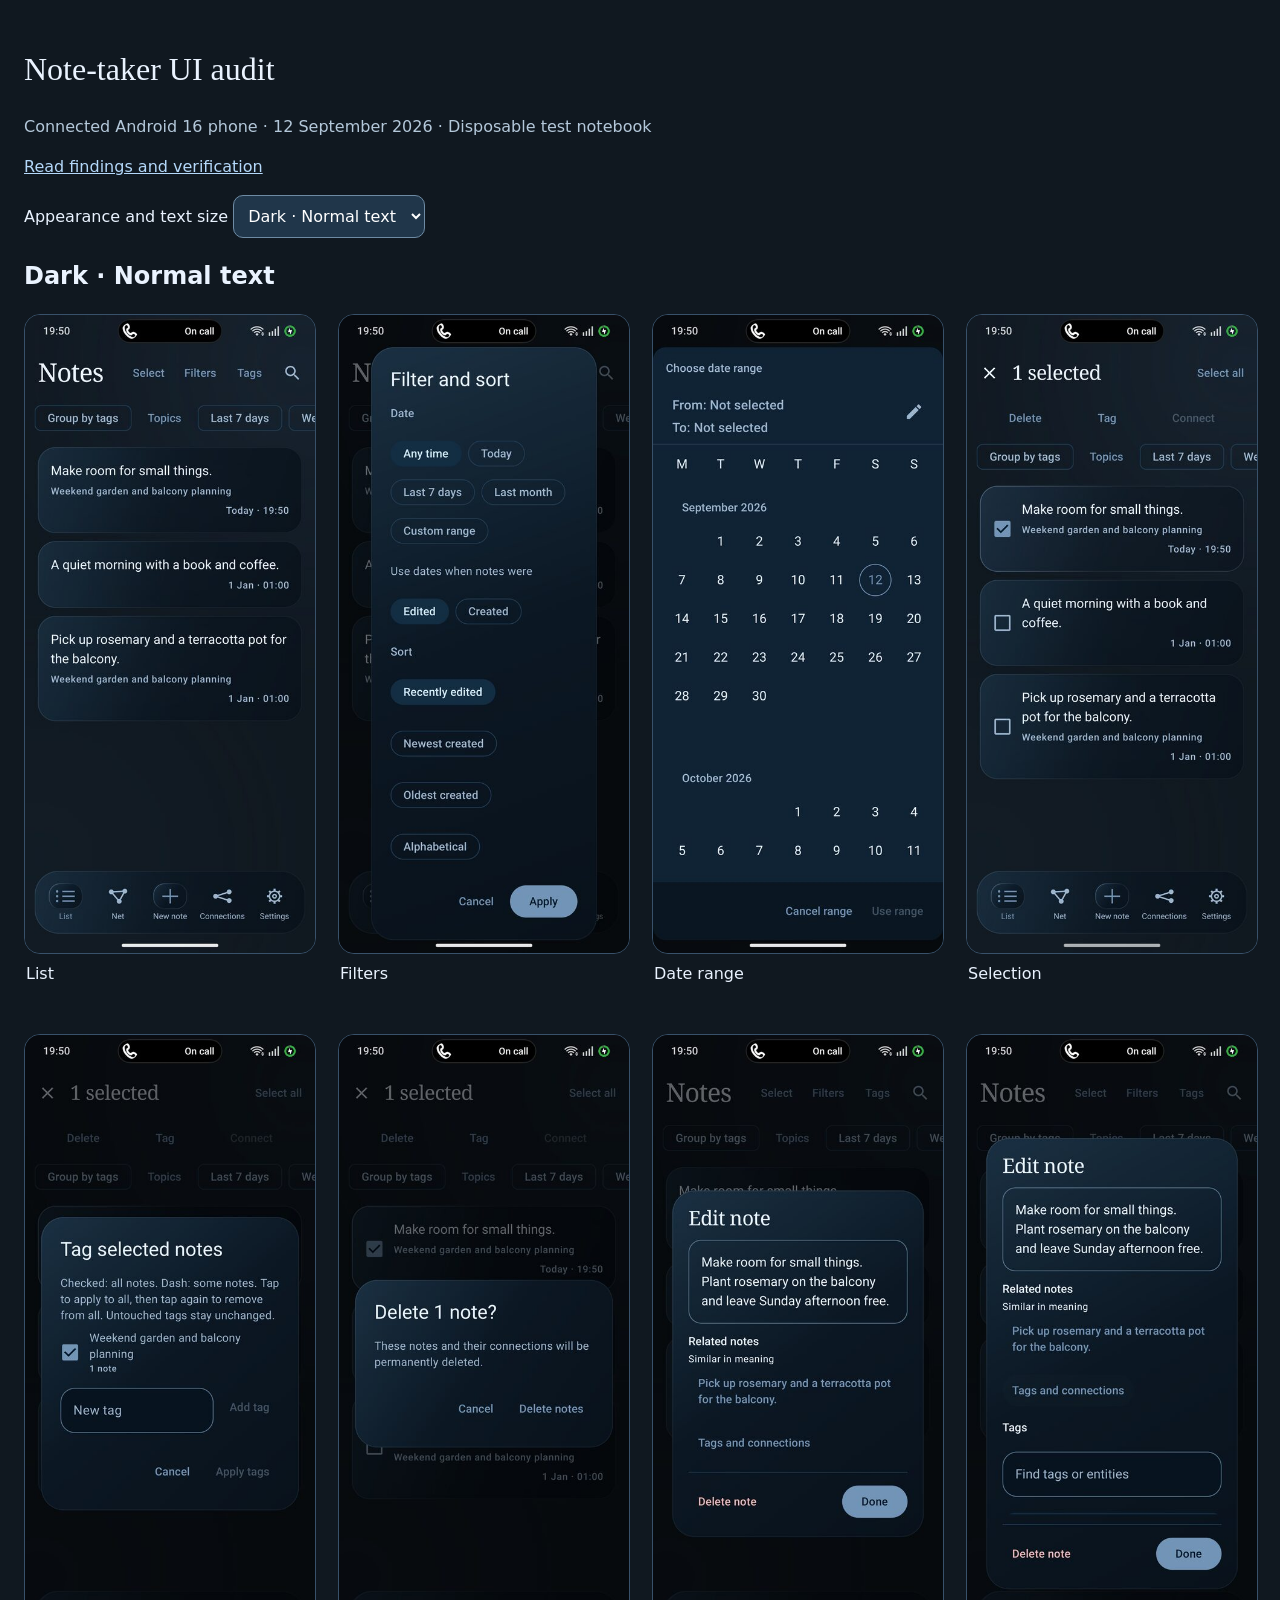
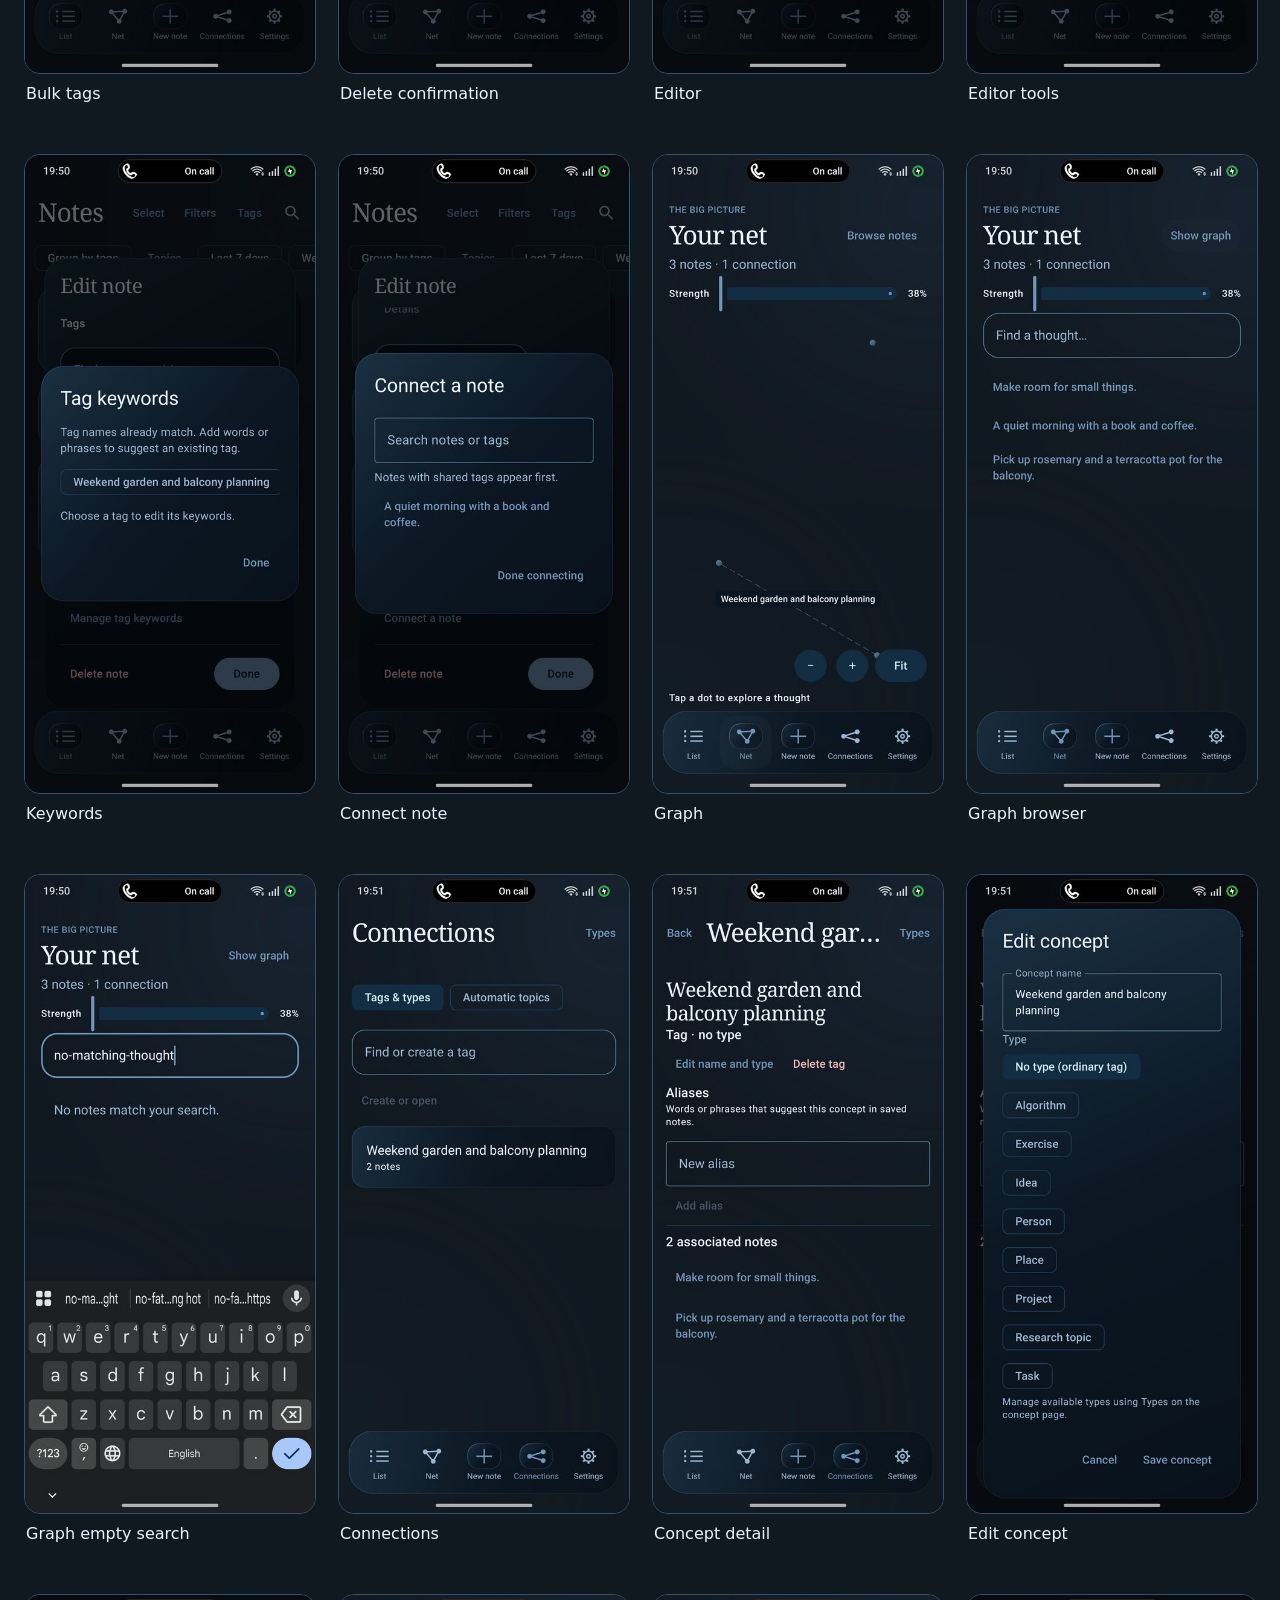
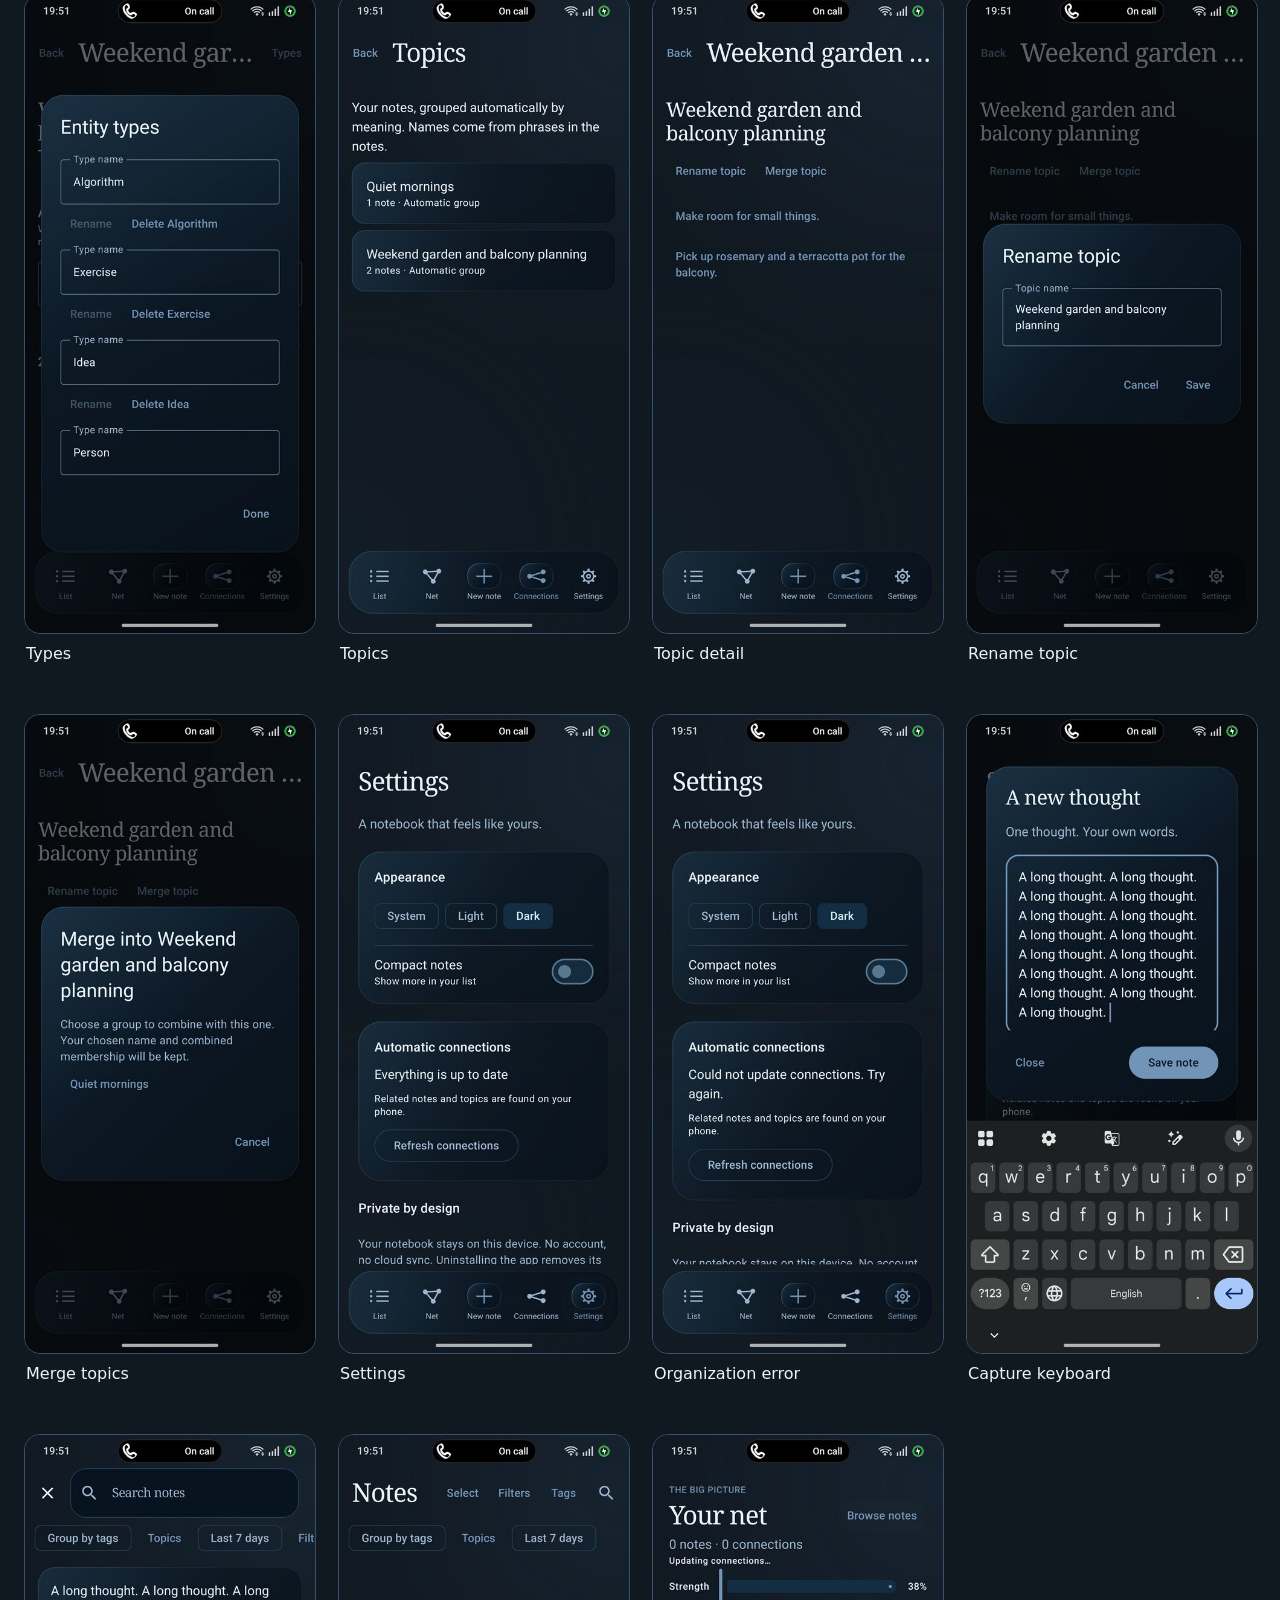
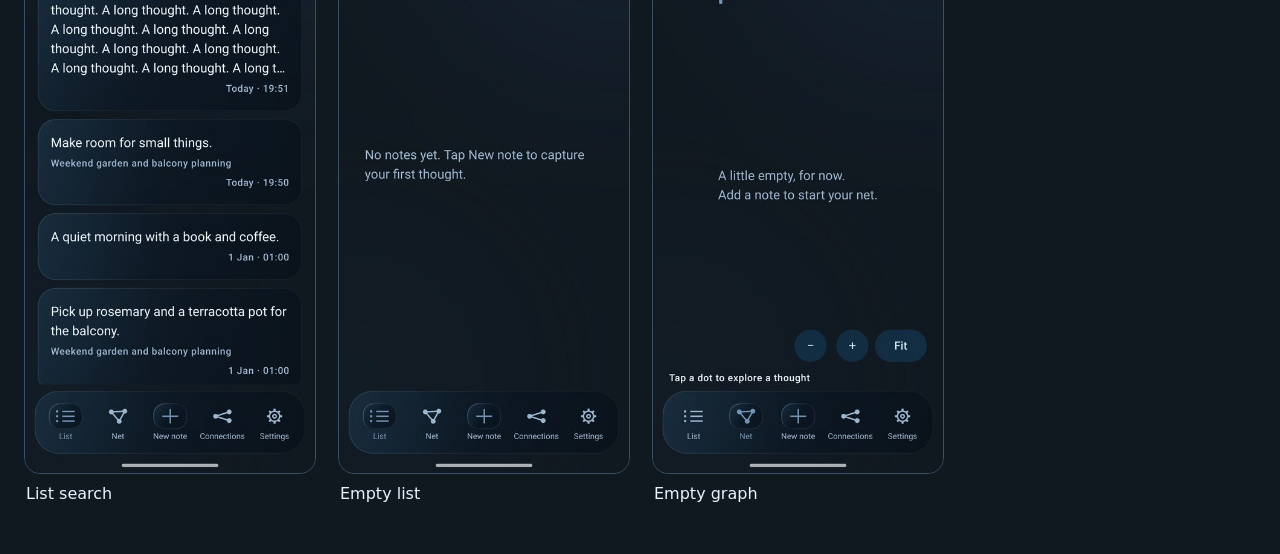
<file: artifacts/ui-audit/index.html>
<!doctype html><html lang="en"><meta charset="utf-8"><meta name="viewport" content="width=device-width,initial-scale=1"><title>Note-taker UI audit</title><style>
body{font:16px/1.5 system-ui,sans-serif;background:#101820;color:#eaf3ff;margin:0;padding:24px;max-width:1400px;margin:auto}h1{font-family:Georgia,serif;font-weight:normal}p{color:#b4c8da}a{color:#b4d8fa}select{font:inherit;padding:10px;border-radius:10px;background:#20364a;color:#fff;border:1px solid #6e8ba4}.grid{display:grid;grid-template-columns:repeat(auto-fit,minmax(230px,1fr));gap:24px}figure{margin:0}img{width:100%;height:auto;display:block;border-radius:16px;border:1px solid #38516a}figcaption{padding:8px 2px 24px}section[hidden]{display:none}
</style><h1>Note-taker UI audit</h1><p>Connected Android 16 phone · 12 September 2026 · Disposable test notebook</p><p><a href="REPORT.md">Read findings and verification</a></p><label for="config">Appearance and text size </label><select id="config"><option value="Dark-1.0">Dark · Normal text</option><option value="Light-1.0">Light · Normal text</option><option value="Dark-1.5">Dark · 150% text</option><option value="Light-1.5">Light · 150% text</option></select><section data-config="Dark-1.0" ><h2>Dark · Normal text</h2><div class="grid"><figure><a href="images/Dark-1.0/01-list.jpg"><img loading="lazy" width="480" height="1056" src="images/Dark-1.0/01-list.jpg" alt="List"></a><figcaption>List</figcaption></figure><figure><a href="images/Dark-1.0/02-filters.jpg"><img loading="lazy" width="480" height="1056" src="images/Dark-1.0/02-filters.jpg" alt="Filters"></a><figcaption>Filters</figcaption></figure><figure><a href="images/Dark-1.0/03-date-range.jpg"><img loading="lazy" width="480" height="1056" src="images/Dark-1.0/03-date-range.jpg" alt="Date range"></a><figcaption>Date range</figcaption></figure><figure><a href="images/Dark-1.0/04-selection.jpg"><img loading="lazy" width="480" height="1056" src="images/Dark-1.0/04-selection.jpg" alt="Selection"></a><figcaption>Selection</figcaption></figure><figure><a href="images/Dark-1.0/05-bulk-tags.jpg"><img loading="lazy" width="480" height="1056" src="images/Dark-1.0/05-bulk-tags.jpg" alt="Bulk tags"></a><figcaption>Bulk tags</figcaption></figure><figure><a href="images/Dark-1.0/06-delete-confirmation.jpg"><img loading="lazy" width="480" height="1056" src="images/Dark-1.0/06-delete-confirmation.jpg" alt="Delete confirmation"></a><figcaption>Delete confirmation</figcaption></figure><figure><a href="images/Dark-1.0/07-editor.jpg"><img loading="lazy" width="480" height="1056" src="images/Dark-1.0/07-editor.jpg" alt="Editor"></a><figcaption>Editor</figcaption></figure><figure><a href="images/Dark-1.0/08-editor-tools.jpg"><img loading="lazy" width="480" height="1056" src="images/Dark-1.0/08-editor-tools.jpg" alt="Editor tools"></a><figcaption>Editor tools</figcaption></figure><figure><a href="images/Dark-1.0/09-keywords.jpg"><img loading="lazy" width="480" height="1056" src="images/Dark-1.0/09-keywords.jpg" alt="Keywords"></a><figcaption>Keywords</figcaption></figure><figure><a href="images/Dark-1.0/10-connect-note.jpg"><img loading="lazy" width="480" height="1056" src="images/Dark-1.0/10-connect-note.jpg" alt="Connect note"></a><figcaption>Connect note</figcaption></figure><figure><a href="images/Dark-1.0/11-graph.jpg"><img loading="lazy" width="480" height="1056" src="images/Dark-1.0/11-graph.jpg" alt="Graph"></a><figcaption>Graph</figcaption></figure><figure><a href="images/Dark-1.0/12-graph-browser.jpg"><img loading="lazy" width="480" height="1056" src="images/Dark-1.0/12-graph-browser.jpg" alt="Graph browser"></a><figcaption>Graph browser</figcaption></figure><figure><a href="images/Dark-1.0/13-graph-empty-search.jpg"><img loading="lazy" width="480" height="1056" src="images/Dark-1.0/13-graph-empty-search.jpg" alt="Graph empty search"></a><figcaption>Graph empty search</figcaption></figure><figure><a href="images/Dark-1.0/14-connections.jpg"><img loading="lazy" width="480" height="1056" src="images/Dark-1.0/14-connections.jpg" alt="Connections"></a><figcaption>Connections</figcaption></figure><figure><a href="images/Dark-1.0/15-concept-detail.jpg"><img loading="lazy" width="480" height="1056" src="images/Dark-1.0/15-concept-detail.jpg" alt="Concept detail"></a><figcaption>Concept detail</figcaption></figure><figure><a href="images/Dark-1.0/16-edit-concept.jpg"><img loading="lazy" width="480" height="1056" src="images/Dark-1.0/16-edit-concept.jpg" alt="Edit concept"></a><figcaption>Edit concept</figcaption></figure><figure><a href="images/Dark-1.0/17-types.jpg"><img loading="lazy" width="480" height="1056" src="images/Dark-1.0/17-types.jpg" alt="Types"></a><figcaption>Types</figcaption></figure><figure><a href="images/Dark-1.0/18-topics.jpg"><img loading="lazy" width="480" height="1056" src="images/Dark-1.0/18-topics.jpg" alt="Topics"></a><figcaption>Topics</figcaption></figure><figure><a href="images/Dark-1.0/18a-topic-detail.jpg"><img loading="lazy" width="480" height="1056" src="images/Dark-1.0/18a-topic-detail.jpg" alt="Topic detail"></a><figcaption>Topic detail</figcaption></figure><figure><a href="images/Dark-1.0/18b-rename-topic.jpg"><img loading="lazy" width="480" height="1056" src="images/Dark-1.0/18b-rename-topic.jpg" alt="Rename topic"></a><figcaption>Rename topic</figcaption></figure><figure><a href="images/Dark-1.0/18c-merge-topics.jpg"><img loading="lazy" width="480" height="1056" src="images/Dark-1.0/18c-merge-topics.jpg" alt="Merge topics"></a><figcaption>Merge topics</figcaption></figure><figure><a href="images/Dark-1.0/19-settings.jpg"><img loading="lazy" width="480" height="1056" src="images/Dark-1.0/19-settings.jpg" alt="Settings"></a><figcaption>Settings</figcaption></figure><figure><a href="images/Dark-1.0/19a-organization-error.jpg"><img loading="lazy" width="480" height="1056" src="images/Dark-1.0/19a-organization-error.jpg" alt="Organization error"></a><figcaption>Organization error</figcaption></figure><figure><a href="images/Dark-1.0/20-capture-keyboard.jpg"><img loading="lazy" width="480" height="1056" src="images/Dark-1.0/20-capture-keyboard.jpg" alt="Capture keyboard"></a><figcaption>Capture keyboard</figcaption></figure><figure><a href="images/Dark-1.0/21-list-search.jpg"><img loading="lazy" width="480" height="1056" src="images/Dark-1.0/21-list-search.jpg" alt="List search"></a><figcaption>List search</figcaption></figure><figure><a href="images/Dark-1.0/22-empty-list.jpg"><img loading="lazy" width="480" height="1056" src="images/Dark-1.0/22-empty-list.jpg" alt="Empty list"></a><figcaption>Empty list</figcaption></figure><figure><a href="images/Dark-1.0/23-empty-graph.jpg"><img loading="lazy" width="480" height="1056" src="images/Dark-1.0/23-empty-graph.jpg" alt="Empty graph"></a><figcaption>Empty graph</figcaption></figure></div></section><section data-config="Light-1.0" hidden><h2>Light · Normal text</h2><div class="grid"><figure><a href="images/Light-1.0/01-list.jpg"><img loading="lazy" width="480" height="1056" src="images/Light-1.0/01-list.jpg" alt="List"></a><figcaption>List</figcaption></figure><figure><a href="images/Light-1.0/02-filters.jpg"><img loading="lazy" width="480" height="1056" src="images/Light-1.0/02-filters.jpg" alt="Filters"></a><figcaption>Filters</figcaption></figure><figure><a href="images/Light-1.0/03-date-range.jpg"><img loading="lazy" width="480" height="1056" src="images/Light-1.0/03-date-range.jpg" alt="Date range"></a><figcaption>Date range</figcaption></figure><figure><a href="images/Light-1.0/04-selection.jpg"><img loading="lazy" width="480" height="1056" src="images/Light-1.0/04-selection.jpg" alt="Selection"></a><figcaption>Selection</figcaption></figure><figure><a href="images/Light-1.0/05-bulk-tags.jpg"><img loading="lazy" width="480" height="1056" src="images/Light-1.0/05-bulk-tags.jpg" alt="Bulk tags"></a><figcaption>Bulk tags</figcaption></figure><figure><a href="images/Light-1.0/06-delete-confirmation.jpg"><img loading="lazy" width="480" height="1056" src="images/Light-1.0/06-delete-confirmation.jpg" alt="Delete confirmation"></a><figcaption>Delete confirmation</figcaption></figure><figure><a href="images/Light-1.0/07-editor.jpg"><img loading="lazy" width="480" height="1056" src="images/Light-1.0/07-editor.jpg" alt="Editor"></a><figcaption>Editor</figcaption></figure><figure><a href="images/Light-1.0/08-editor-tools.jpg"><img loading="lazy" width="480" height="1056" src="images/Light-1.0/08-editor-tools.jpg" alt="Editor tools"></a><figcaption>Editor tools</figcaption></figure><figure><a href="images/Light-1.0/09-keywords.jpg"><img loading="lazy" width="480" height="1056" src="images/Light-1.0/09-keywords.jpg" alt="Keywords"></a><figcaption>Keywords</figcaption></figure><figure><a href="images/Light-1.0/10-connect-note.jpg"><img loading="lazy" width="480" height="1056" src="images/Light-1.0/10-connect-note.jpg" alt="Connect note"></a><figcaption>Connect note</figcaption></figure><figure><a href="images/Light-1.0/11-graph.jpg"><img loading="lazy" width="480" height="1056" src="images/Light-1.0/11-graph.jpg" alt="Graph"></a><figcaption>Graph</figcaption></figure><figure><a href="images/Light-1.0/12-graph-browser.jpg"><img loading="lazy" width="480" height="1056" src="images/Light-1.0/12-graph-browser.jpg" alt="Graph browser"></a><figcaption>Graph browser</figcaption></figure><figure><a href="images/Light-1.0/13-graph-empty-search.jpg"><img loading="lazy" width="480" height="1056" src="images/Light-1.0/13-graph-empty-search.jpg" alt="Graph empty search"></a><figcaption>Graph empty search</figcaption></figure><figure><a href="images/Light-1.0/14-connections.jpg"><img loading="lazy" width="480" height="1056" src="images/Light-1.0/14-connections.jpg" alt="Connections"></a><figcaption>Connections</figcaption></figure><figure><a href="images/Light-1.0/15-concept-detail.jpg"><img loading="lazy" width="480" height="1056" src="images/Light-1.0/15-concept-detail.jpg" alt="Concept detail"></a><figcaption>Concept detail</figcaption></figure><figure><a href="images/Light-1.0/16-edit-concept.jpg"><img loading="lazy" width="480" height="1056" src="images/Light-1.0/16-edit-concept.jpg" alt="Edit concept"></a><figcaption>Edit concept</figcaption></figure><figure><a href="images/Light-1.0/17-types.jpg"><img loading="lazy" width="480" height="1056" src="images/Light-1.0/17-types.jpg" alt="Types"></a><figcaption>Types</figcaption></figure><figure><a href="images/Light-1.0/18-topics.jpg"><img loading="lazy" width="480" height="1056" src="images/Light-1.0/18-topics.jpg" alt="Topics"></a><figcaption>Topics</figcaption></figure><figure><a href="images/Light-1.0/18a-topic-detail.jpg"><img loading="lazy" width="480" height="1056" src="images/Light-1.0/18a-topic-detail.jpg" alt="Topic detail"></a><figcaption>Topic detail</figcaption></figure><figure><a href="images/Light-1.0/18b-rename-topic.jpg"><img loading="lazy" width="480" height="1056" src="images/Light-1.0/18b-rename-topic.jpg" alt="Rename topic"></a><figcaption>Rename topic</figcaption></figure><figure><a href="images/Light-1.0/18c-merge-topics.jpg"><img loading="lazy" width="480" height="1056" src="images/Light-1.0/18c-merge-topics.jpg" alt="Merge topics"></a><figcaption>Merge topics</figcaption></figure><figure><a href="images/Light-1.0/19-settings.jpg"><img loading="lazy" width="480" height="1056" src="images/Light-1.0/19-settings.jpg" alt="Settings"></a><figcaption>Settings</figcaption></figure><figure><a href="images/Light-1.0/19a-organization-error.jpg"><img loading="lazy" width="480" height="1056" src="images/Light-1.0/19a-organization-error.jpg" alt="Organization error"></a><figcaption>Organization error</figcaption></figure><figure><a href="images/Light-1.0/20-capture-keyboard.jpg"><img loading="lazy" width="480" height="1056" src="images/Light-1.0/20-capture-keyboard.jpg" alt="Capture keyboard"></a><figcaption>Capture keyboard</figcaption></figure><figure><a href="images/Light-1.0/21-list-search.jpg"><img loading="lazy" width="480" height="1056" src="images/Light-1.0/21-list-search.jpg" alt="List search"></a><figcaption>List search</figcaption></figure><figure><a href="images/Light-1.0/22-empty-list.jpg"><img loading="lazy" width="480" height="1056" src="images/Light-1.0/22-empty-list.jpg" alt="Empty list"></a><figcaption>Empty list</figcaption></figure><figure><a href="images/Light-1.0/23-empty-graph.jpg"><img loading="lazy" width="480" height="1056" src="images/Light-1.0/23-empty-graph.jpg" alt="Empty graph"></a><figcaption>Empty graph</figcaption></figure></div></section><section data-config="Dark-1.5" hidden><h2>Dark · 150% text</h2><div class="grid"><figure><a href="images/Dark-1.5/01-list.jpg"><img loading="lazy" width="480" height="1056" src="images/Dark-1.5/01-list.jpg" alt="List"></a><figcaption>List</figcaption></figure><figure><a href="images/Dark-1.5/02-filters.jpg"><img loading="lazy" width="480" height="1056" src="images/Dark-1.5/02-filters.jpg" alt="Filters"></a><figcaption>Filters</figcaption></figure><figure><a href="images/Dark-1.5/03-date-range.jpg"><img loading="lazy" width="480" height="1056" src="images/Dark-1.5/03-date-range.jpg" alt="Date range"></a><figcaption>Date range</figcaption></figure><figure><a href="images/Dark-1.5/04-selection.jpg"><img loading="lazy" width="480" height="1056" src="images/Dark-1.5/04-selection.jpg" alt="Selection"></a><figcaption>Selection</figcaption></figure><figure><a href="images/Dark-1.5/05-bulk-tags.jpg"><img loading="lazy" width="480" height="1056" src="images/Dark-1.5/05-bulk-tags.jpg" alt="Bulk tags"></a><figcaption>Bulk tags</figcaption></figure><figure><a href="images/Dark-1.5/06-delete-confirmation.jpg"><img loading="lazy" width="480" height="1056" src="images/Dark-1.5/06-delete-confirmation.jpg" alt="Delete confirmation"></a><figcaption>Delete confirmation</figcaption></figure><figure><a href="images/Dark-1.5/07-editor.jpg"><img loading="lazy" width="480" height="1056" src="images/Dark-1.5/07-editor.jpg" alt="Editor"></a><figcaption>Editor</figcaption></figure><figure><a href="images/Dark-1.5/08-editor-tools.jpg"><img loading="lazy" width="480" height="1056" src="images/Dark-1.5/08-editor-tools.jpg" alt="Editor tools"></a><figcaption>Editor tools</figcaption></figure><figure><a href="images/Dark-1.5/09-keywords.jpg"><img loading="lazy" width="480" height="1056" src="images/Dark-1.5/09-keywords.jpg" alt="Keywords"></a><figcaption>Keywords</figcaption></figure><figure><a href="images/Dark-1.5/10-connect-note.jpg"><img loading="lazy" width="480" height="1056" src="images/Dark-1.5/10-connect-note.jpg" alt="Connect note"></a><figcaption>Connect note</figcaption></figure><figure><a href="images/Dark-1.5/11-graph.jpg"><img loading="lazy" width="480" height="1056" src="images/Dark-1.5/11-graph.jpg" alt="Graph"></a><figcaption>Graph</figcaption></figure><figure><a href="images/Dark-1.5/12-graph-browser.jpg"><img loading="lazy" width="480" height="1056" src="images/Dark-1.5/12-graph-browser.jpg" alt="Graph browser"></a><figcaption>Graph browser</figcaption></figure><figure><a href="images/Dark-1.5/13-graph-empty-search.jpg"><img loading="lazy" width="480" height="1056" src="images/Dark-1.5/13-graph-empty-search.jpg" alt="Graph empty search"></a><figcaption>Graph empty search</figcaption></figure><figure><a href="images/Dark-1.5/14-connections.jpg"><img loading="lazy" width="480" height="1056" src="images/Dark-1.5/14-connections.jpg" alt="Connections"></a><figcaption>Connections</figcaption></figure><figure><a href="images/Dark-1.5/15-concept-detail.jpg"><img loading="lazy" width="480" height="1056" src="images/Dark-1.5/15-concept-detail.jpg" alt="Concept detail"></a><figcaption>Concept detail</figcaption></figure><figure><a href="images/Dark-1.5/16-edit-concept.jpg"><img loading="lazy" width="480" height="1056" src="images/Dark-1.5/16-edit-concept.jpg" alt="Edit concept"></a><figcaption>Edit concept</figcaption></figure><figure><a href="images/Dark-1.5/17-types.jpg"><img loading="lazy" width="480" height="1056" src="images/Dark-1.5/17-types.jpg" alt="Types"></a><figcaption>Types</figcaption></figure><figure><a href="images/Dark-1.5/18-topics.jpg"><img loading="lazy" width="480" height="1056" src="images/Dark-1.5/18-topics.jpg" alt="Topics"></a><figcaption>Topics</figcaption></figure><figure><a href="images/Dark-1.5/18a-topic-detail.jpg"><img loading="lazy" width="480" height="1056" src="images/Dark-1.5/18a-topic-detail.jpg" alt="Topic detail"></a><figcaption>Topic detail</figcaption></figure><figure><a href="images/Dark-1.5/18b-rename-topic.jpg"><img loading="lazy" width="480" height="1056" src="images/Dark-1.5/18b-rename-topic.jpg" alt="Rename topic"></a><figcaption>Rename topic</figcaption></figure><figure><a href="images/Dark-1.5/18c-merge-topics.jpg"><img loading="lazy" width="480" height="1056" src="images/Dark-1.5/18c-merge-topics.jpg" alt="Merge topics"></a><figcaption>Merge topics</figcaption></figure><figure><a href="images/Dark-1.5/19-settings.jpg"><img loading="lazy" width="480" height="1056" src="images/Dark-1.5/19-settings.jpg" alt="Settings"></a><figcaption>Settings</figcaption></figure><figure><a href="images/Dark-1.5/19a-organization-error.jpg"><img loading="lazy" width="480" height="1056" src="images/Dark-1.5/19a-organization-error.jpg" alt="Organization error"></a><figcaption>Organization error</figcaption></figure><figure><a href="images/Dark-1.5/20-capture-keyboard.jpg"><img loading="lazy" width="480" height="1056" src="images/Dark-1.5/20-capture-keyboard.jpg" alt="Capture keyboard"></a><figcaption>Capture keyboard</figcaption></figure><figure><a href="images/Dark-1.5/21-list-search.jpg"><img loading="lazy" width="480" height="1056" src="images/Dark-1.5/21-list-search.jpg" alt="List search"></a><figcaption>List search</figcaption></figure><figure><a href="images/Dark-1.5/22-empty-list.jpg"><img loading="lazy" width="480" height="1056" src="images/Dark-1.5/22-empty-list.jpg" alt="Empty list"></a><figcaption>Empty list</figcaption></figure><figure><a href="images/Dark-1.5/23-empty-graph.jpg"><img loading="lazy" width="480" height="1056" src="images/Dark-1.5/23-empty-graph.jpg" alt="Empty graph"></a><figcaption>Empty graph</figcaption></figure></div></section><section data-config="Light-1.5" hidden><h2>Light · 150% text</h2><div class="grid"><figure><a href="images/Light-1.5/01-list.jpg"><img loading="lazy" width="480" height="1056" src="images/Light-1.5/01-list.jpg" alt="List"></a><figcaption>List</figcaption></figure><figure><a href="images/Light-1.5/02-filters.jpg"><img loading="lazy" width="480" height="1056" src="images/Light-1.5/02-filters.jpg" alt="Filters"></a><figcaption>Filters</figcaption></figure><figure><a href="images/Light-1.5/03-date-range.jpg"><img loading="lazy" width="480" height="1056" src="images/Light-1.5/03-date-range.jpg" alt="Date range"></a><figcaption>Date range</figcaption></figure><figure><a href="images/Light-1.5/04-selection.jpg"><img loading="lazy" width="480" height="1056" src="images/Light-1.5/04-selection.jpg" alt="Selection"></a><figcaption>Selection</figcaption></figure><figure><a href="images/Light-1.5/05-bulk-tags.jpg"><img loading="lazy" width="480" height="1056" src="images/Light-1.5/05-bulk-tags.jpg" alt="Bulk tags"></a><figcaption>Bulk tags</figcaption></figure><figure><a href="images/Light-1.5/06-delete-confirmation.jpg"><img loading="lazy" width="480" height="1056" src="images/Light-1.5/06-delete-confirmation.jpg" alt="Delete confirmation"></a><figcaption>Delete confirmation</figcaption></figure><figure><a href="images/Light-1.5/07-editor.jpg"><img loading="lazy" width="480" height="1056" src="images/Light-1.5/07-editor.jpg" alt="Editor"></a><figcaption>Editor</figcaption></figure><figure><a href="images/Light-1.5/08-editor-tools.jpg"><img loading="lazy" width="480" height="1056" src="images/Light-1.5/08-editor-tools.jpg" alt="Editor tools"></a><figcaption>Editor tools</figcaption></figure><figure><a href="images/Light-1.5/09-keywords.jpg"><img loading="lazy" width="480" height="1056" src="images/Light-1.5/09-keywords.jpg" alt="Keywords"></a><figcaption>Keywords</figcaption></figure><figure><a href="images/Light-1.5/10-connect-note.jpg"><img loading="lazy" width="480" height="1056" src="images/Light-1.5/10-connect-note.jpg" alt="Connect note"></a><figcaption>Connect note</figcaption></figure><figure><a href="images/Light-1.5/11-graph.jpg"><img loading="lazy" width="480" height="1056" src="images/Light-1.5/11-graph.jpg" alt="Graph"></a><figcaption>Graph</figcaption></figure><figure><a href="images/Light-1.5/12-graph-browser.jpg"><img loading="lazy" width="480" height="1056" src="images/Light-1.5/12-graph-browser.jpg" alt="Graph browser"></a><figcaption>Graph browser</figcaption></figure><figure><a href="images/Light-1.5/13-graph-empty-search.jpg"><img loading="lazy" width="480" height="1056" src="images/Light-1.5/13-graph-empty-search.jpg" alt="Graph empty search"></a><figcaption>Graph empty search</figcaption></figure><figure><a href="images/Light-1.5/14-connections.jpg"><img loading="lazy" width="480" height="1056" src="images/Light-1.5/14-connections.jpg" alt="Connections"></a><figcaption>Connections</figcaption></figure><figure><a href="images/Light-1.5/15-concept-detail.jpg"><img loading="lazy" width="480" height="1056" src="images/Light-1.5/15-concept-detail.jpg" alt="Concept detail"></a><figcaption>Concept detail</figcaption></figure><figure><a href="images/Light-1.5/16-edit-concept.jpg"><img loading="lazy" width="480" height="1056" src="images/Light-1.5/16-edit-concept.jpg" alt="Edit concept"></a><figcaption>Edit concept</figcaption></figure><figure><a href="images/Light-1.5/17-types.jpg"><img loading="lazy" width="480" height="1056" src="images/Light-1.5/17-types.jpg" alt="Types"></a><figcaption>Types</figcaption></figure><figure><a href="images/Light-1.5/18-topics.jpg"><img loading="lazy" width="480" height="1056" src="images/Light-1.5/18-topics.jpg" alt="Topics"></a><figcaption>Topics</figcaption></figure><figure><a href="images/Light-1.5/18a-topic-detail.jpg"><img loading="lazy" width="480" height="1056" src="images/Light-1.5/18a-topic-detail.jpg" alt="Topic detail"></a><figcaption>Topic detail</figcaption></figure><figure><a href="images/Light-1.5/18b-rename-topic.jpg"><img loading="lazy" width="480" height="1056" src="images/Light-1.5/18b-rename-topic.jpg" alt="Rename topic"></a><figcaption>Rename topic</figcaption></figure><figure><a href="images/Light-1.5/18c-merge-topics.jpg"><img loading="lazy" width="480" height="1056" src="images/Light-1.5/18c-merge-topics.jpg" alt="Merge topics"></a><figcaption>Merge topics</figcaption></figure><figure><a href="images/Light-1.5/19-settings.jpg"><img loading="lazy" width="480" height="1056" src="images/Light-1.5/19-settings.jpg" alt="Settings"></a><figcaption>Settings</figcaption></figure><figure><a href="images/Light-1.5/19a-organization-error.jpg"><img loading="lazy" width="480" height="1056" src="images/Light-1.5/19a-organization-error.jpg" alt="Organization error"></a><figcaption>Organization error</figcaption></figure><figure><a href="images/Light-1.5/20-capture-keyboard.jpg"><img loading="lazy" width="480" height="1056" src="images/Light-1.5/20-capture-keyboard.jpg" alt="Capture keyboard"></a><figcaption>Capture keyboard</figcaption></figure><figure><a href="images/Light-1.5/21-list-search.jpg"><img loading="lazy" width="480" height="1056" src="images/Light-1.5/21-list-search.jpg" alt="List search"></a><figcaption>List search</figcaption></figure><figure><a href="images/Light-1.5/22-empty-list.jpg"><img loading="lazy" width="480" height="1056" src="images/Light-1.5/22-empty-list.jpg" alt="Empty list"></a><figcaption>Empty list</figcaption></figure><figure><a href="images/Light-1.5/23-empty-graph.jpg"><img loading="lazy" width="480" height="1056" src="images/Light-1.5/23-empty-graph.jpg" alt="Empty graph"></a><figcaption>Empty graph</figcaption></figure></div></section><script>document.querySelector('#config').addEventListener('change',event=>{document.querySelectorAll('section').forEach(section=>{section.hidden=section.dataset.config!==event.target.value})})</script></html>
</file>
